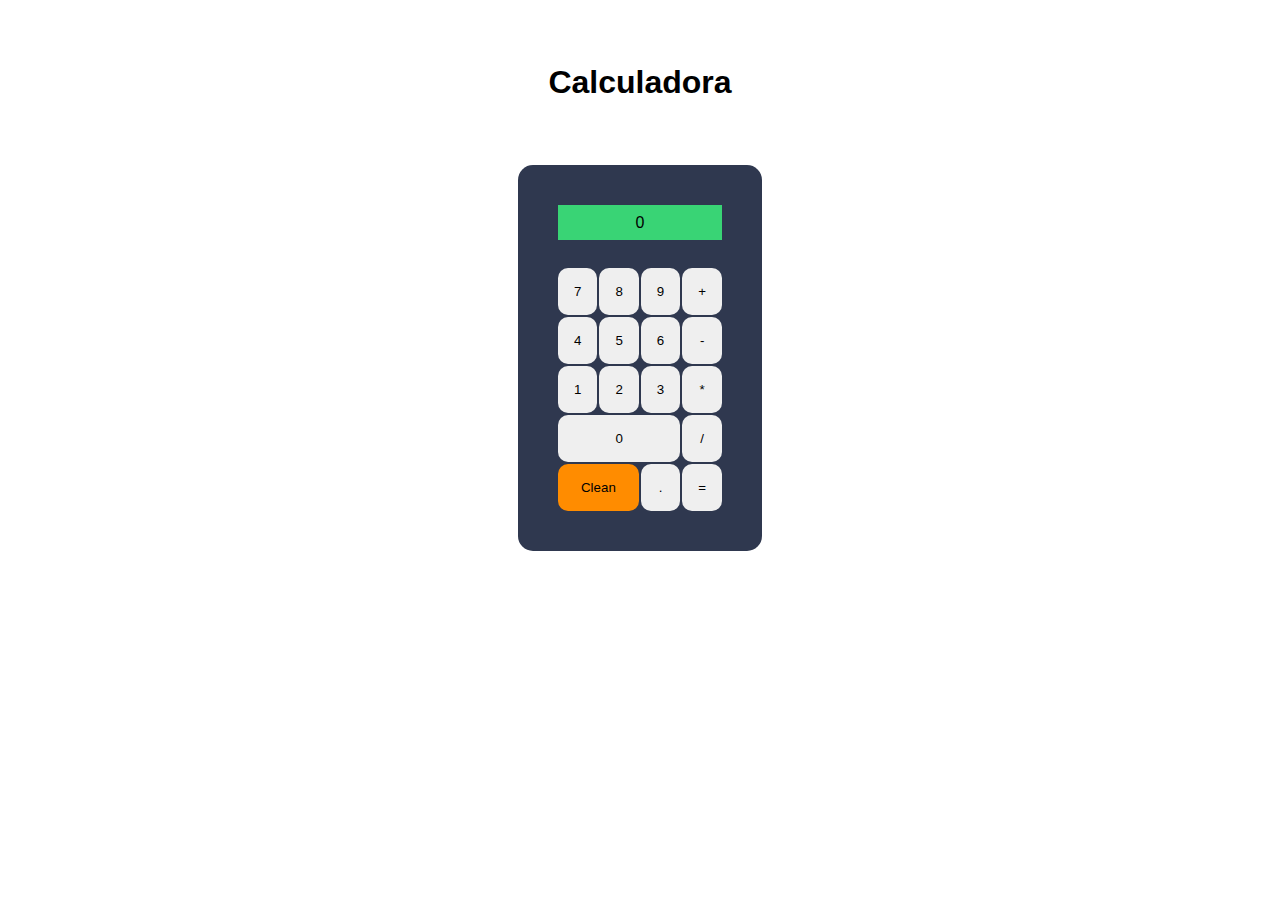
<file: Calculadora/index.html>
<!DOCTYPE html>
<html lang="en">
<head>
    <meta charset="UTF-8">
    <meta name="viewport" content="width=device-width, initial-scale=1.0">
    <title>Calcudora</title>

    <!-- Styles -->
    <link rel="stylesheet" href="./styles/style.css">
    <!-- JavaScript -->
    <script src="./js/script.js"></script>
</head>
<body>
    <section class="calculator-section">
        <header>
            <h1>Calculadora</h1>
        </header>

        <!-- Calculadora -->
        <div class="calculator-container">
            <div class="calculator-body">
                <table>
                    <!-- Screen -->
                    <tr>
                        <td class="screen" colspan="4" id="result">0</td>
                    </tr>
                    <!-- Empty -->
                    <tr>
                        <td class="empty" colspan="4"></td>
                    </tr>
                    <tr>
                        <td><button class="normal-button" onclick="add('7')">7</button></td>
                        <td><button class="normal-button" onclick="add('8')">8</button></td>
                        <td><button class="normal-button" onclick="add('9')">9</button></td>
                        <td><button class="normal-button" onclick="add('+')">+</button></td>
                    </tr>
                    <tr>
                        <td><button class="normal-button" onclick="add('4')">4</button></td>
                        <td><button class="normal-button" onclick="add('5')">5</button></td>
                        <td><button class="normal-button" onclick="add('6')">6</button></td>
                        <td><button class="normal-button" onclick="add('-')">-</button></td>
                    </tr>
                    <tr>
                        <td><button class="normal-button" onclick="add('1')">1</button></td>
                        <td><button class="normal-button" onclick="add('2')">2</button></td>
                        <td><button class="normal-button" onclick="add('3')">3</button></td>
                        <td><button class="normal-button" onclick="add('*')">*</button></td>
                    </tr>
                    <tr>
                        <td colspan="3"><button class="normal-button" onclick="add('0')">0</button></td>
                        <td><button class="normal-button" onclick="add('/')">/</button></td>
                    </tr>
                    <tr>
                        <td colspan="2"><button class="clean-button" onclick="clean()">Clean</button></td>
                        <td><button class="normal-button" onclick="add('.')">.</button></td>
                        <td><button class="normal-button" onclick="calculate()">=</button></td>
                    </tr>
                </table>
            </div>
        </div>

    </section>
</body>
</html>
</file>
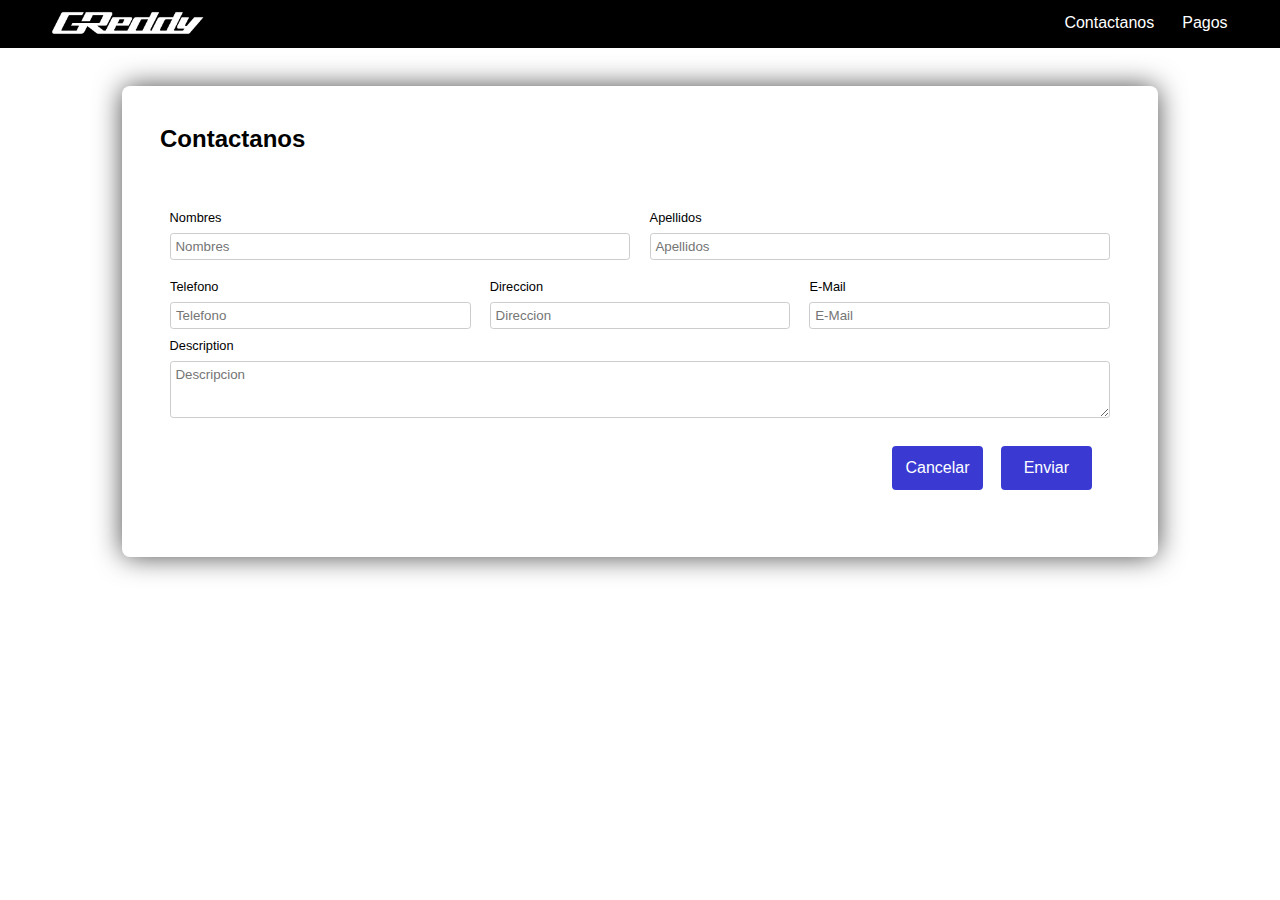
<file: Formulario_y_pago/index.html>
<!DOCTYPE html>
<html lang="en">
<head>

    <!-- HTML meta -->
    <meta charset="UTF-8">
    <meta name="viewport" content="width=device-width, initial-scale=1.0">

    <!-- titulos -->
    <title>Greddy</title>

    <!-- Hojas de estilos -->
    <link rel="stylesheet" href="./styles/style.css">

    <!-- icon Image -->
    <link rel="icon" type="image/png" href="./styles/img/icon.svg">
</head>

<body>
    <!-- Barra de navegacion -->
    <div class="container">
        <nav>
            <!-- Logo -->
            <div class="nav-logo-container">
                <a href="#menu"><img class="nav-logo" src="./styles/img/nav-logo.png" alt="rick_&_morty"></a>
            </div>
            <!-- Opciones -->
            <ul class="nav-link">
                <li><a href="#contacto">Contactanos</a></li>
                <li><a href="./pagos.html">Pagos</a></li>
            </ul>
        </nav>
    </div>
    <!-- Barra de navegacion final -->

    <section class="form-section">
        <div class="form-container">
            <header class="header-form">
                <h2>Contactanos</h2>
            </header>
            

            <div class="input-table">
                <!-- Name Data -->









                <div class="names-container">
                    <label for="name" class="form-label">Nombres</label>
                    <input type="text" class="form-input" id="name" placeholder="Nombres">
                </div>
                <div class="names-container">
                    <label for="last-name" class="form-label">Apellidos</label>
                    <input type="text" class="form-input" id="last-name" placeholder="Apellidos">
                </div>








                <!-- Contact data -->
                <div class="contact-container">
                    <label for="phone" class="form-label">Telefono</label>
                    <input type="number" class="form-input" id="phone" placeholder="Telefono">
                </div>
                <div class="contact-container">
                    <label for="direction" class="form-label">Direccion</label>
                    <input type="text" class="form-input" id="direction" placeholder="Direccion">
                </div>
                <div class="contact-container">
                    <label for="email" class="form-label">E-Mail</label>
                    <input type="email" class="form-input" id="email" placeholder="E-Mail">
                </div>

                <!-- Desciption -->

                <div class="description-container">
                    <label for="desciption" class="form-label">Description</label>
                    <textarea placeholder="Descripcion" class="form-input" name="descrition" id="desciption" rows="3"></textarea>
                </div>

                <div class="buttons-container">
                    <a href="#Cancelar" class="send-button">
                        Enviar
                    </a>
                    <a href="#cancelar" class="cancel-button">
                        Cancelar
                    </a>
                </div>
            </div>
        </div>
    </section>

    <!-- Footer Section-->    
    <!--<footer class="footer-section">Creado por Raquel Velandia</footer>-->
    
</body>
</html>
</file>
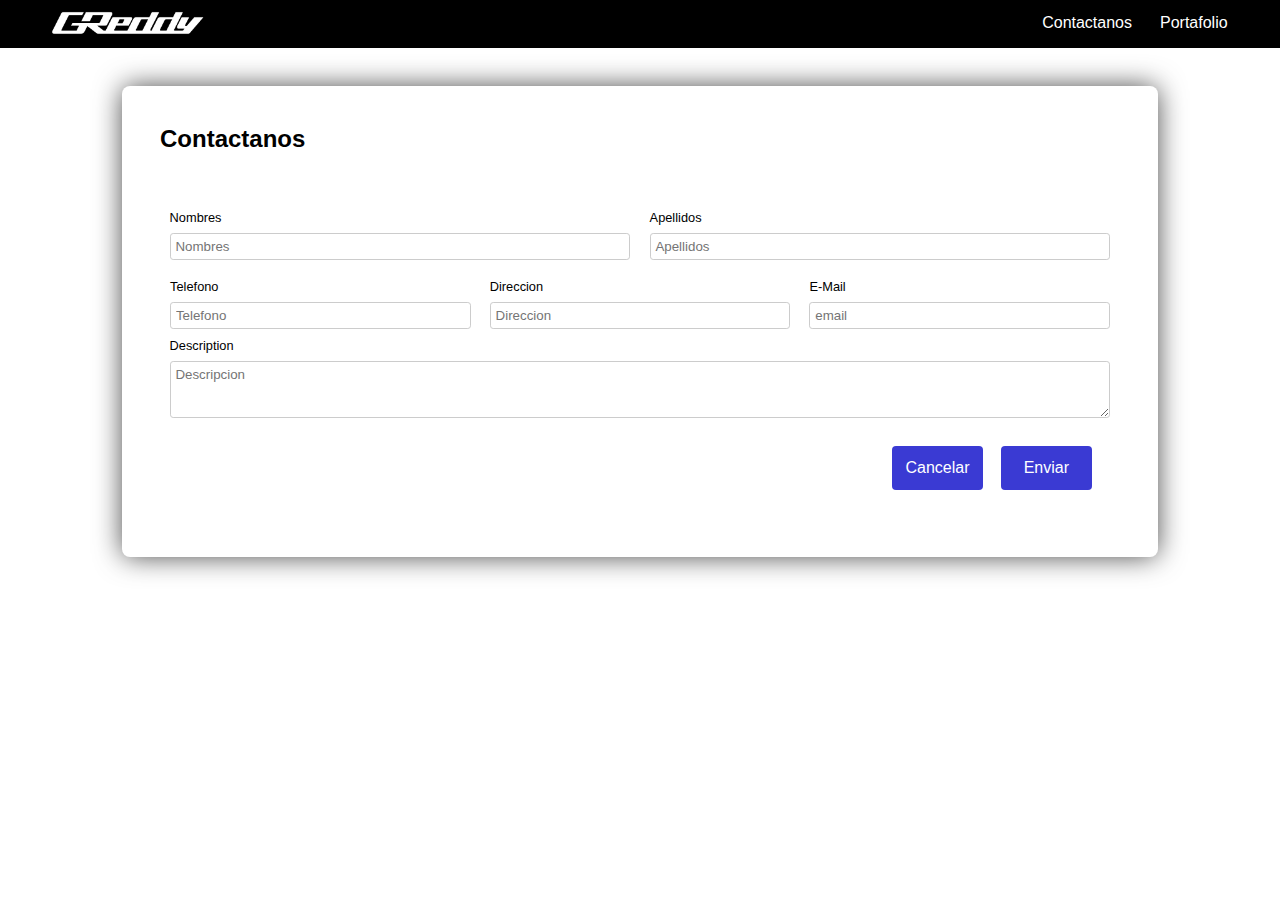
<file: Mi_primer_Formulario/index.html>
<!DOCTYPE html>
<html lang="en">
<head>

    <!-- HTML meta -->
    <meta charset="UTF-8">
    <meta name="viewport" content="width=device-width, initial-scale=1.0">

    <!-- titulos -->
    <title>Greddy</title>

    <!-- Hojas de estilos -->
    <link rel="stylesheet" href="./styles/style.css">

    <!-- icon Image -->
    <link rel="icon" type="image/png" href="./styles/img/icon.svg">
</head>

<body>
    <!-- Barra de navegacion -->
    <div class="container">
        <nav>
            <!-- Logo -->
            <div class="nav-logo-container">
                <a href="#menu"><img class="nav-logo" src="./styles/img/nav-logo.png" alt="rick_&_morty"></a>
            </div>
            <!-- Opciones -->
            <ul class="nav-link">
                <li><a href="#contacto">Contactanos</a></li>
                <li><a href="#tienda">Portafolio</a></li>
            </ul>
        </nav>
    </div>
    <!-- Barra de navegacion final -->

    <section class="form-section">
        <div class="form-container">
            <header class="header-form">
                <h2>Contactanos</h2>
            </header>
            

            <div class="input-table">
                <!-- Name Data -->









                <div class="names-container">
                    <label for="name" class="form-label">Nombres</label>
                    <input type="text" class="form-input" id="name" placeholder="Nombres">
                </div>
                <div class="names-container">
                    <label for="last-name" class="form-label">Apellidos</label>
                    <input type="text" class="form-input" id="last-name" placeholder="Apellidos">
                </div>








                <!-- Contact data -->
                <div class="contact-container">
                    <label for="phone" class="form-label">Telefono</label>
                    <input type="number" class="form-input" id="phone" placeholder="Telefono">
                </div>
                <div class="contact-container">
                    <label for="direction" class="form-label">Direccion</label>
                    <input type="text" class="form-input" id="direction" placeholder="Direccion">
                </div>
                <div class="contact-container">
                    <label for="email" class="form-label">E-Mail</label>
                    <input type="email" class="form-input" id="email" placeholder="email">
                </div>

                <!-- Desciption -->

                <div class="description-container">
                    <label for="desciption" class="form-label">Description</label>
                    <textarea placeholder="Descripcion" class="form-input" name="descrition" id="desciption" rows="3"></textarea>
                </div>

                <div class="buttons-container">
                    <a href="#Cancelar" class="send-button">
                        Enviar
                    </a>
                    <a href="#cancelar" class="cancel-button">
                        Cancelar
                    </a>
                </div>
            </div>
        </div>
    </section>

    <!-- Footer Section-->    
    <!--<footer class="footer-section">Creado por Raquel Velandia</footer>-->
    
</body>
</html>
</file>
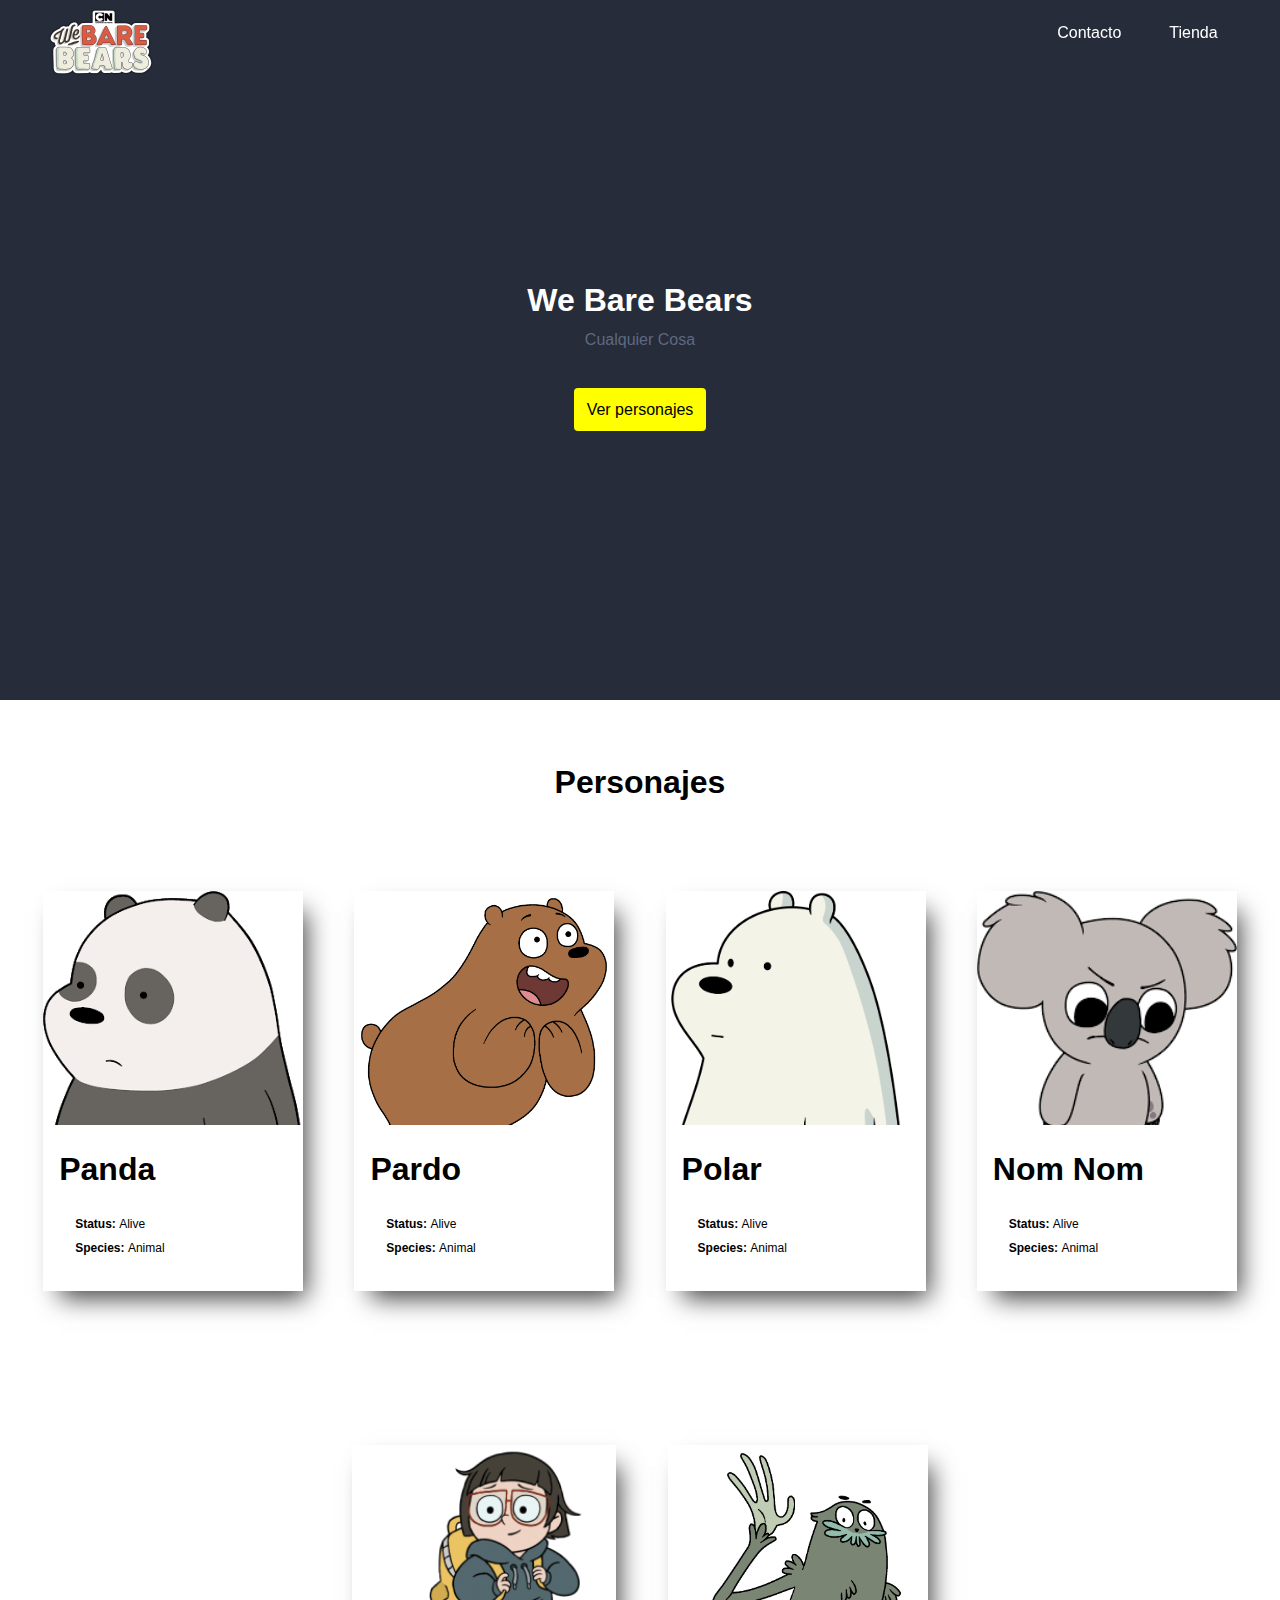
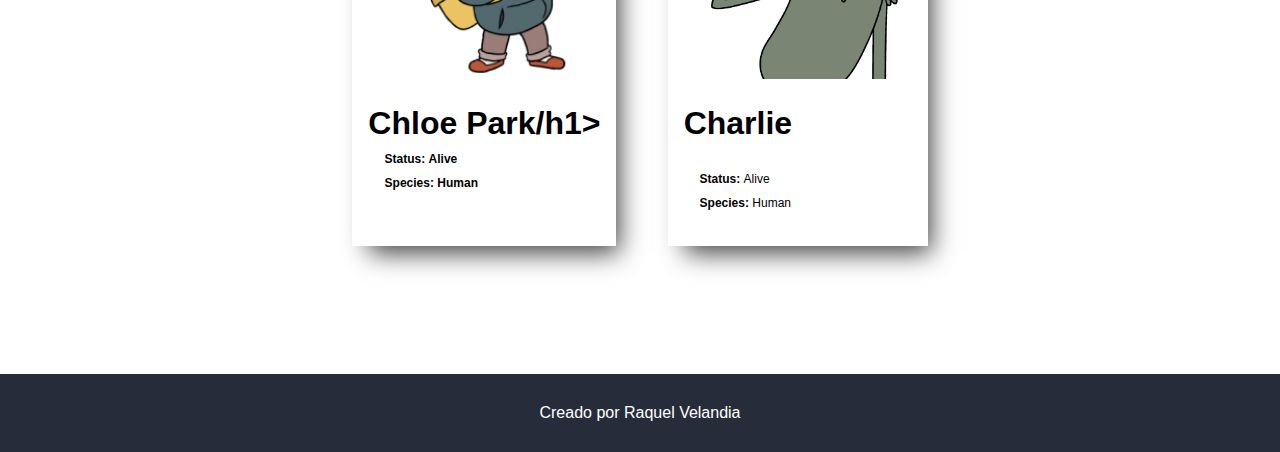
<file: Mi_primera_pagina/mi_primera_pagina/index.html>
<!DOCTYPE html>
<html lang="en">
    
    <!-- Importaciones - Archivos fuera de mi HTML -->
<head>

    <!-- HTML meta -->
    <meta charset="UTF-8">
    <meta name="viewport" content="width=device-width, initial-scale=1.0">

    <!-- titulos -->
    <title> We Bare Bears </title>

    <!-- Hojas de estilos -->
    <link rel="stylesheet" href="./styles/style.css">

    <!-- icon Image -->
    <link rel="icon" type="image/png" href="./styles/img1/Logo_We_Bare_Bears_wordmark.svg.png">
</head>
<body>

    <!-- Barra de navegacion -->
    <div class="container">
        <nav>
            <!-- Logo -->
            <div class="nav-logo-container">
                <a href="#menu">
                    <img class="nav-logo" src="./styles/img1/Logo1.png" alt="We_Bare_Bears">
                </a>
            </div>
            <!-- Opciones -->
            <ul class="nav-link">
                <!-- Opcion 1 -->
                <li>
                    <a href="#contacto">Contacto</a>
                </li>
                <!-- Opcion 2 -->
                <li>
                    <a href="#tienda">Tienda</a>
                </li>
            </ul>

        </nav>
    </div>
    <!-- Barra de navegacion final -->

    <!-- Main Section -->
    <section class="main-section">
        <div class="main-content">
            <h1>We Bare Bears</h1>
            <p class="phrase">Cualquier Cosa</p>
            <a href="#menu" class="main-button">
                Ver personajes
            </a>
        </div>
    </section>
    <!-- Main Ends -->

    <!-- personajes section -->
    <section class="character-section" id="character-section">
        <header class="header-section">
            <h1>Personajes</h1>
        </header>

        <!-- Informacion personajes -->
        <div class="characters-content"><!-- Contenedor componente -->
            <div class="flex-container"> <!-- Contenedor padre Flexbox -->

                <!-- tarjeta personaje -->
                <div class="card-character"><!-- Contenedor tareta -->
                    <div class="img-container" style="background-image: url(./styles/img1/Panda.png);"><!-- Imagen --></div><!-- Contenedor foto-->
                    <div class="info-character">
                        <h1 class="name">Panda</h1>
                        <div class="data">
                            <p class="status"><b>Status: </b>Alive</p>
                            <p class="species"><b>Species: </b>Animal</p>
                        </div>
                    </div>
                </div>
                <!-- info final -->
                
                <!-- tarjeta personaje -->
                <div class="card-character"><!-- Contenedor tareta -->
                    <div class="img-container" style="background-image: url(./styles/img1/Pardo.png);"><!-- Imagen --></div><!-- Contenedor foto-->
                    <div class="info-character">
                        <h1 class="name">Pardo</h1>
                        <div class="data">
                            <p><b>Status: </b>Alive</p>
                            <p><b>Species: </b>Animal</p>
                        </div>
                    </div>
                </div>
                <!-- info final -->

                <!-- tarjeta personaje -->
                <div class="card-character"><!-- Contenedor tareta -->
                    <div class="img-container" style="background-image: url(./styles/img1/Polar.png);"><!-- Imagen --></div><!-- Contenedor foto-->
                    <div class="info-character">
                        <h1 class="name">Polar</h1>
                        <div class="data">
                            <p class="status"><b>Status: </b>Alive</p>
                            <p class="species"><b>Species: </b>Animal</p>
                        </div>
                    </div>
                </div>
                <!-- info final -->
                
                <!-- tarjeta personaje -->
                <div class="card-character"><!-- Contenedor tareta -->
                    <div class="img-container" style="background-image: url(./styles/img1/nom_nom.png);"><!-- Imagen --></div><!-- Contenedor foto-->
                    <div class="info-character">
                        <h1 class="name">Nom Nom</h1>
                        <div class="data">
                            <p><b>Status: </b>Alive</p>
                            <p><b>Species: </b>Animal</p>
                        </div>
                    </div>
                </div>
                <!-- info final -->

                <!-- tarjeta personaje -->
                <div class="card-character"><!-- Contenedor tareta -->
                    <div class="img-container" style="background-image: url(./styles/img1/chloe_park.png);"><!-- Imagen --></div><!-- Contenedor foto-->
                    <div class="info-character">
                        <h1 class="name">Chloe Park/h1>
                        <div class="data">
                            <p class="status"><b>Status: </b>Alive</p>
                            <p class="species"><b>Species: </b>Human</p>
                        </div>
                    </div>
                </div>
                <!-- info final -->
                
                <!-- tarjeta personaje -->
                <div class="card-character"><!-- Contenedor tareta -->
                    <div class="img-container" style="background-image: url(./styles/img1/Charlie.png);"><!-- Imagen --></div><!-- Contenedor foto-->
                    <div class="info-character">
                        <h1 class="name">Charlie</h1>
                        <div class="data">
                            <p><b>Status: </b>Alive</p>
                            <p><b>Species: </b>Human</p>
                        </div>
                    </div>
                </div>
                <!-- info final -->

            </div>
        </div>
    </section>
    <!-- Final Personajes -->

    <!-- Footer Section-->    
    <footer class="footer-section">Creado por Raquel Velandia</footer>
    
</body>
</html>
</file>
<file: Calculadora/styles/style.css>
/* General Styles */

* {
    margin: 0;
    padding: 0;
    font-family: Arial, Helvetica, sans-serif;
}

header {
    margin: 5%;
}

.calculator-section {
    width: 100%;
    text-align: center;
}

/* Claculator Container*/

.calculator-container {
    text-align: center;
    width: 100%;
    display: flex;
    justify-content: center;
}

/* Body calculator */

.calculator-body {
    background-color: #2f384f;
    border-radius: 15px;
    padding: 3%;
}

/* Screen */
.screen {
    background-color: #39d475;
    padding: 5%;
}

/* Empty */
.empty {
    padding: 7%;
}


/* Buttons */
.normal-button {
    width: 100%;
    height: 100%;
    padding: 1rem;
    border: none;
    border-radius: 10px;
}

.clean-button {
    width: 100%;
    height: 100%;
    padding: 1rem;
    border: none;
    border-radius: 10px;
    background-color: darkorange;
}

.clean-button:hover, .normal-button:hover {
    background-color: darkslategray;
    color: white;
}
</file>
<file: Formulario_y_pago/styles/style.css>
/* General Styles */
* {
    margin: 0;
    padding: 0;
    font-family: Arial, Helvetica, sans-serif;
}

/* Navbar Styles */

.container {
    background-color: black;
    color: white;
    /*position: fixed;*/
    width: 100%;
    height: 3rem; /*1rem = 16px*/
}

.nav-link {
    list-style-type: none;
    overflow: hidden;
    display: flex;
    float: right;
    margin-right: 3%;
}

.nav-link li a {
    text-decoration: none;
    color: white;
    display: block;
    padding: 14px;
}

.nav-link li a:hover {
    color: yellow;
}

.nav-logo-container {
    margin-top: .5rem;
    float: left;
}

.nav-logo {
    width: 10rem;
    height: auto;
    margin-left: 3rem;
}

/* Form Section */
.form-section {
    margin-top: 3%;
    display: flex;
    justify-content: center;
}

.header-form {
    width: 100%;
    margin-bottom: 5%;
}

.form-container {
    padding: 3%;
    width: 75%;
    border-radius: .5rem;
    -webkit-box-shadow: 0px 0px 28px -1px rgba(0,0,0,0.75);
    -moz-box-shadow: 0px 0px 28px -1px rgba(0,0,0,0.75);
    box-shadow: 0px 0px 28px -1px rgba(0,0,0,0.75);
}

/* Inputs */

.input-table {
    display: flex;
    flex-wrap: wrap;
    justify-content: center;
}

.names-container {
    display: flex;
    flex-direction: column;
    width: 48%;  /* Nombres */
    margin: 1%;
}

.contact-container {
    display: flex;
    flex-direction: column;
    width: 31.3%; /* inputs de 3*/
    margin: 1%;
}

.description-container {
    display: flex;
    flex-direction: column; /* descripcion */
    width: 98%;
}

.form-label {
    margin-bottom: .5rem;
    font-size: .8rem;
}

.form-input {
    border-radius: .2rem;
    border: 1px solid #ccc;
    padding: .3rem;
}

.form-input:hover {
    border-radius: .2rem;
    border: 1px solid blueviolet;
    padding: .3rem;
}

.buttons-container {
    display: flex;
    flex-direction: row-reverse;
    width: 98%;
    margin: 2%;
}

.send-button {
    margin: 1%;
    padding: 13px;
    width: 7%;
    text-align: center;
    border-radius: 4px; /* 1rem = 16px */
    text-decoration: none;

    /* Transition */
    transition-property: background-color, color, border-radius; /* Deben se las mismas en el :hover */
    transition-duration: 1s;
    background-color: #3a3ad3;
    color: white;
}

.cancel-button {
    margin: 1%;
    padding: 13px;
    text-align: center;
    width: 7%;
    border-radius: 4px; /* 1rem = 16px */
    text-decoration: none;

    /* Transition */
    transition-property: background-color, border-radius; /* Deben se las mismas en el :hover */
    transition-duration: 1s;
    background-color: #3a3ad3;
    color: white;
}

.send-button:hover {
    background-color: #1ba31b;
    border-radius: 2rem;
}

.cancel-button:hover {
    background-color: red;
    border-radius: 2rem;
}

/* Footer */
.footer-section {
    color: #ffffff;
    background-color: #262c3a;
    text-align: center;
    padding: 17px;
}
</file>
<file: Mi_primer_Formulario/styles/style.css>
/* General Styles */
* {
    margin: 0;
    padding: 0;
    font-family: Arial, Helvetica, sans-serif;
}

/* Navbar Styles */

.container {
    background-color: black;
    color: white;
    /*position: fixed;*/
    width: 100%;
    height: 3rem; /*1rem = 16px*/
}

.nav-link {
    list-style-type: none;
    overflow: hidden;
    display: flex;
    float: right;
    margin-right: 3%;
}

.nav-link li a {
    text-decoration: none;
    color: white;
    display: block;
    padding: 14px;
}

.nav-link li a:hover {
    color: yellow;
}

.nav-logo-container {
    margin-top: .5rem;
    float: left;
}

.nav-logo {
    width: 10rem;
    height: auto;
    margin-left: 3rem;
}

/* Form Section */
.form-section {
    margin-top: 3%;
    display: flex;
    justify-content: center;
}

.header-form {
    width: 100%;
    margin-bottom: 5%;
}

.form-container {
    padding: 3%;
    width: 75%;
    border-radius: .5rem;
    -webkit-box-shadow: 0px 0px 28px -1px rgba(0,0,0,0.75);
    -moz-box-shadow: 0px 0px 28px -1px rgba(0,0,0,0.75);
    box-shadow: 0px 0px 28px -1px rgba(0,0,0,0.75);
}

/* Inputs */

.input-table {
    display: flex;
    flex-wrap: wrap;
    justify-content: center;
}

.names-container {
    display: flex;
    flex-direction: column;
    width: 48%;  /* Nombres */
    margin: 1%;
}

.contact-container {
    display: flex;
    flex-direction: column;
    width: 31.3%; /* inputs de 3*/
    margin: 1%;
}

.description-container {
    display: flex;
    flex-direction: column; /* descripcion */
    width: 98%;
}

.form-label {
    margin-bottom: .5rem;
    font-size: .8rem;
}

.form-input {
    border-radius: .2rem;
    border: 1px solid #ccc;
    padding: .3rem;
}

.form-input:hover {
    border-radius: .2rem;
    border: 1px solid blueviolet;
    padding: .3rem;
}

.buttons-container {
    display: flex;
    flex-direction: row-reverse;
    width: 98%;
    margin: 2%;
}

.send-button {
    margin: 1%;
    padding: 13px;
    width: 7%;
    text-align: center;
    border-radius: 4px; /* 1rem = 16px */
    text-decoration: none;

    /* Transition */
    transition-property: background-color, color, border-radius; /* Deben se las mismas en el :hover */
    transition-duration: 1s;
    background-color: #3a3ad3;
    color: white;
}

.cancel-button {
    margin: 1%;
    padding: 13px;
    text-align: center;
    width: 7%;
    border-radius: 4px; /* 1rem = 16px */
    text-decoration: none;

    /* Transition */
    transition-property: background-color, border-radius; /* Deben se las mismas en el :hover */
    transition-duration: 1s;
    background-color: #3a3ad3;
    color: white;
}

.send-button:hover {
    background-color: #1ba31b;
    border-radius: 2rem;
}

.cancel-button:hover {
    background-color: red;
    border-radius: 2rem;
}

/* Footer */
.footer-section {
    color: #ffffff;
    background-color: #262c3a;
    text-align: center;
    padding: 17px;
}
</file>
<file: Mi_primera_pagina/mi_primera_pagina/styles/style.css>
/* General Styles */
* {
    margin: 0;
    padding: 0;
    font-family: Arial, Helvetica, sans-serif;
}

.header-section {
    margin-top: 5%;
    margin-bottom: 5%;
    text-align: center;
}

section {
    width: 100%;
}

/* Navbar Styles */

.container {
    background-color: #262c3a;
    color: white;
    position: fixed;
    width: 100%;
    height: 4rem;
}

.nav-link {
    list-style-type: none;
    overflow: hidden;
    display: flex;
    float: right;
    margin-right: 3%;
}

.nav-link li a {
    text-decoration: none;
    color: white;
    display: block;
    padding: 24px;
}

.nav-link li a:hover {
    color: greenyellow;
}

.nav-logo-container {
    margin-top: .5rem;
    float: left;
}

.nav-logo {
    width: 10rem;
    height: auto;
    margin-left: 3rem;
}

/* Main section */

.main-section {
    background-color: #262c3a;
    color: #ffffff;
    text-align: center;
}

.main-content {
    padding-top: 22%; 
    padding-bottom: 22%;
}

.phrase {
    margin-top: 1%;
    margin-bottom: 4%;
    color: #5e6980;
}

.main-button {
    padding: 13px;
    border-radius: 4px; /* 1rem = 16px */
    text-decoration: none;

    /* Transition */
    transition-property: background-color, color, border-radius; /* Deben se las mismas en el :hover */
    transition-duration: 1s;
    background-color: yellow;
    color: black;
}

.main-button:hover {
    background-color: yellowgreen;
    color: white;
    border-radius: 20px;
}

/* seccion personajes */

.characters.section {
    text-align: center;
}

.flex-container {
    display: flex;
    flex-wrap: wrap;
    justify-content: center;
}

.card-character {
    margin: 2%;
    margin-bottom: 10%;
    -webkit-box-shadow: 10px 14px 24px -7px rgba(0,0,0,0.75);
    -moz-box-shadow: 10px 14px 24px -7px rgba(0,0,0,0.75);
    box-shadow: 10px 14px 24px -7px rgba(0,0,0,0.75);
}

.img-container {
    width: 260px;
    height: 234px;
    margin-bottom: 10px;
    background-repeat: no-repeat;
    background-size: cover;
}

.info-character {
    padding: 16px;
    margin-bottom: 10px;
}

.name {
    margin-bottom: 13%;
}

.data {
    font-size: 12px;
}

.data p {
    margin-top: 10px;
    margin-bottom: 10px;
    padding-right: 7%;
    padding-left: 7%;
}

/* Footer */

.footer-section {
    color: #ffffff;
    background-color: #262c3a;
    text-align: center;
    padding: 30px;
}
</file>
